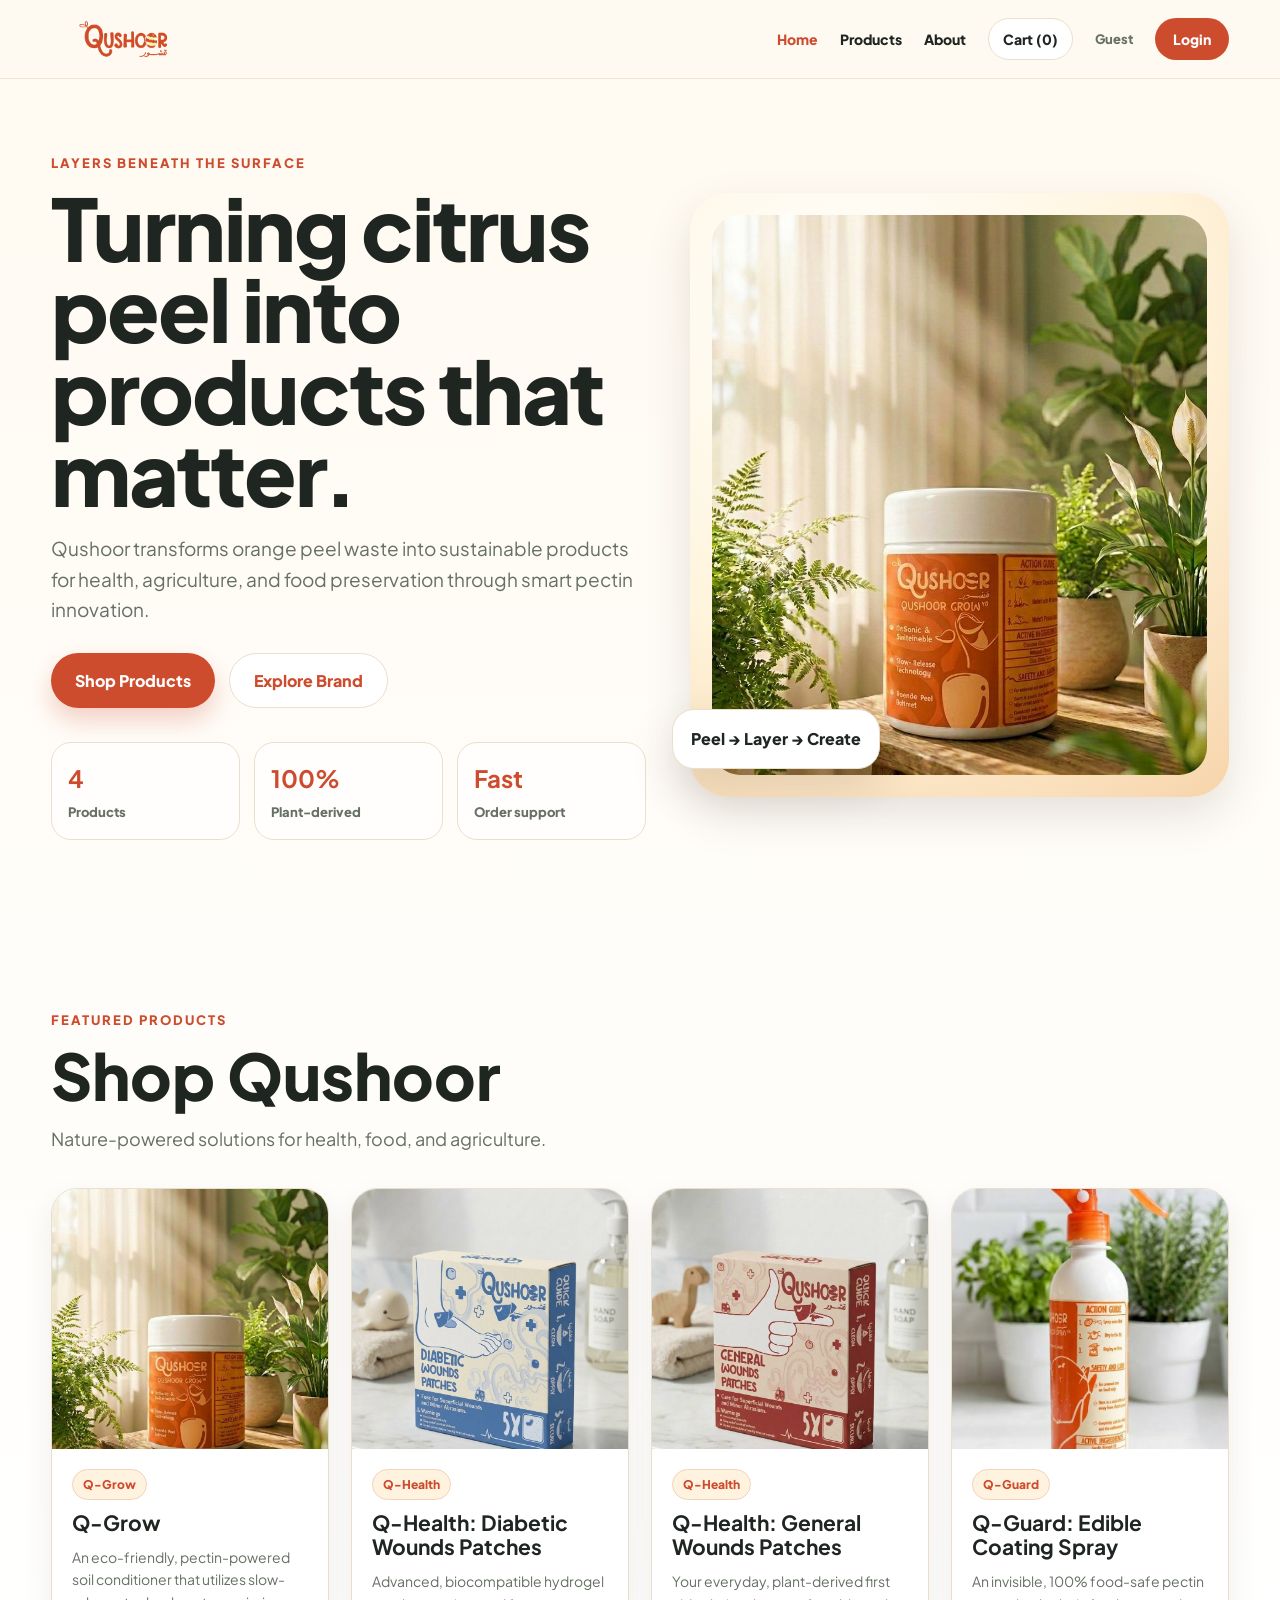
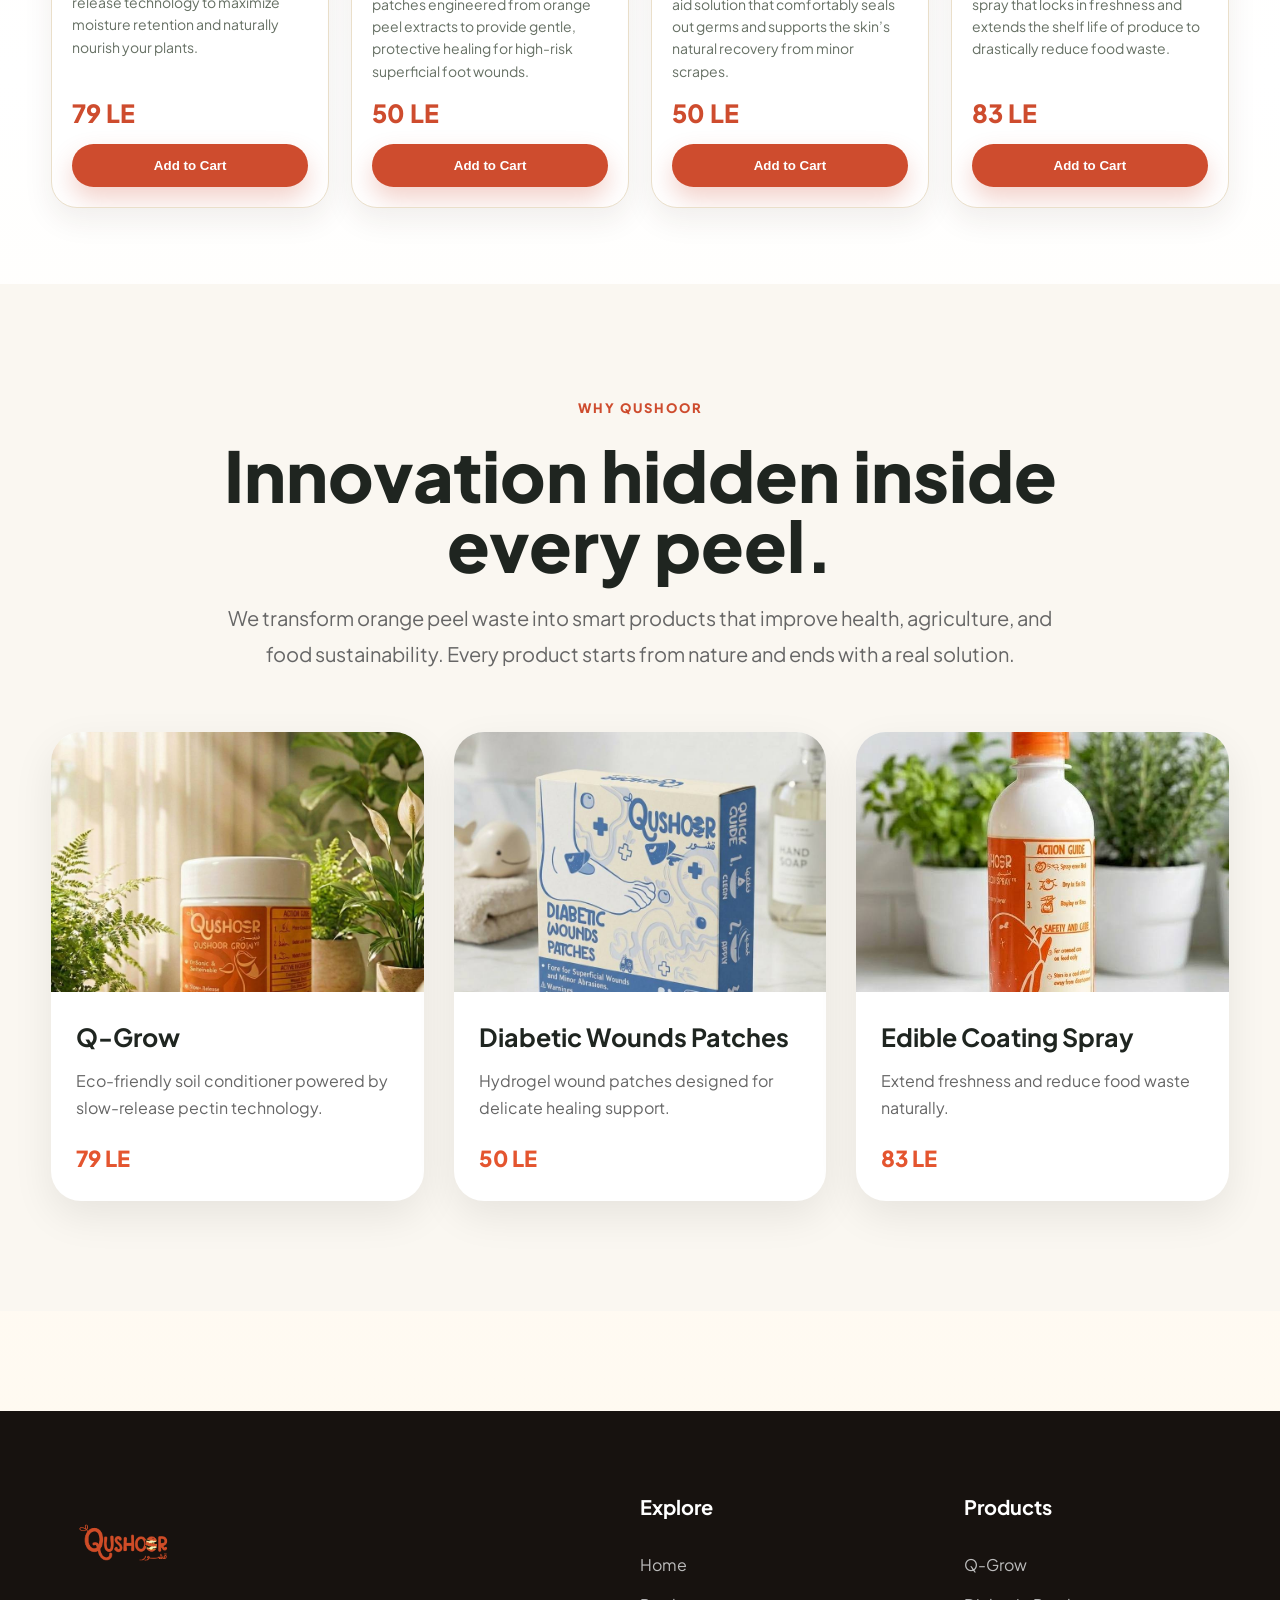
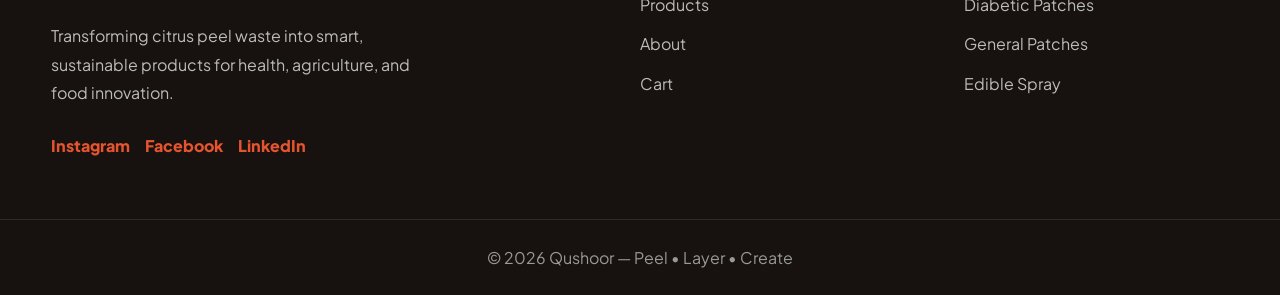
<file: index.html>
<!DOCTYPE html>
<html lang="en">
<head>
  <meta charset="UTF-8" />
  <meta name="viewport" content="width=device-width, initial-scale=1.0" />

  <title>Qushoor | Peel • Layer • Create</title>

  <link rel="preconnect" href="https://fonts.googleapis.com" />
  <link rel="preconnect" href="https://fonts.gstatic.com" crossorigin />

  <link href="https://fonts.googleapis.com/css2?family=Plus+Jakarta+Sans:wght@400;500;600;700;800;900&display=swap" rel="stylesheet" />

  <link rel="stylesheet" href="style.css" />
</head>

<body>

  <header class="header">
    <div class="container nav">

      <a class="brand" href="index.html" aria-label="Qushoor Home">
        <img src="assets/logo.png" alt="Qushoor Logo" />
      </a>

      <button class="menu-btn" id="menuBtn" aria-label="Open menu">
        ☰
      </button>

      <nav class="links" id="navLinks">
        <a data-page="index.html" href="index.html">Home</a>
        <a data-page="products.html" href="products.html">Products</a>
        <a data-page="about.html" href="about.html">About</a>

        <a data-page="cart.html" href="cart.html" class="cart-link">
          Cart (<span id="cartCount">0</span>)
        </a>

        <span class="user-chip" id="userChip">Guest</span>
        <a id="authLink" href="login.html">Login</a>
      </nav>

    </div>
  </header>

  <main>

    <section class="hero">
      <div class="container hero-grid">

        <div class="hero-text">
          <span class="mini">Layers beneath the surface</span>

          <h1>Turning citrus peel into products that matter.</h1>

          <p>
            Qushoor transforms orange peel waste into sustainable products for health,
            agriculture, and food preservation through smart pectin innovation.
          </p>

          <div class="hero-actions">
            <a href="products.html" class="btn">Shop Products</a>
            <a href="about.html" class="btn alt">Explore Brand</a>
          </div>

          <div class="trust-row">
            <div class="trust">
              <b>4</b>
              <span>Products</span>
            </div>

            <div class="trust">
              <b>100%</b>
              <span>Plant-derived</span>
            </div>

            <div class="trust">
              <b>Fast</b>
              <span>Order support</span>
            </div>
          </div>
        </div>

        <div class="hero-card">
          <img src="assets/q-grow.png" alt="Q-Grow Product" />
          <div class="float-card">Peel → Layer → Create</div>
        </div>

      </div>
    </section>

    <section class="section">
      <div class="container">
        <span class="mini">Featured Products</span>

        <h2 class="section-title">Shop Qushoor</h2>

        <p class="lead">
          Nature-powered solutions for health, food, and agriculture.
        </p>

        <div class="cards" id="productsGrid"></div>
      </div>
    </section>

    <section class="brand-story">
      <div class="container">

        <div class="story-top">
          <span class="mini">Why Qushoor</span>

          <h2>Innovation hidden inside every peel.</h2>

          <p>
            We transform orange peel waste into smart products that improve health,
            agriculture, and food sustainability. Every product starts from nature
            and ends with a real solution.
          </p>
        </div>

        <div class="story-cards">

          <article class="story-card">
            <img src="assets/q-grow.png" alt="Q-Grow" />

            <div class="story-content">
              <h3>Q-Grow</h3>
              <p>Eco-friendly soil conditioner powered by slow-release pectin technology.</p>
              <span>79 LE</span>
            </div>
          </article>

          <article class="story-card">
            <img src="assets/diabetic-patches.png" alt="Diabetic Wounds Patches" />

            <div class="story-content">
              <h3>Diabetic Wounds Patches</h3>
              <p>Hydrogel wound patches designed for delicate healing support.</p>
              <span>50 LE</span>
            </div>
          </article>

          <article class="story-card">
            <img src="assets/edible-spray.png" alt="Edible Coating Spray" />

            <div class="story-content">
              <h3>Edible Coating Spray</h3>
              <p>Extend freshness and reduce food waste naturally.</p>
              <span>83 LE</span>
            </div>
          </article>

        </div>

      </div>
    </section>

  </main>

  <footer class="footer">
    <div class="container footer-content">

      <div class="footer-brand">
        <img src="assets/logo.png" alt="Qushoor Logo" />

        <p>
          Transforming citrus peel waste into smart, sustainable products for
          health, agriculture, and food innovation.
        </p>

        <div class="socials">
          <a href="#">Instagram</a>
          <a href="#">Facebook</a>
          <a href="#">LinkedIn</a>
        </div>
      </div>

      <div class="footer-links">
        <h3>Explore</h3>
        <a href="index.html">Home</a>
        <a href="products.html">Products</a>
        <a href="about.html">About</a>
        <a href="cart.html">Cart</a>
      </div>

      <div class="footer-links">
        <h3>Products</h3>
        <a href="products.html">Q-Grow</a>
        <a href="products.html">Diabetic Patches</a>
        <a href="products.html">General Patches</a>
        <a href="products.html">Edible Spray</a>
      </div>

    </div>

    <div class="footer-bottom">
      <p>© 2026 Qushoor — Peel • Layer • Create</p>
    </div>
  </footer>

  <script src="script.js"></script>
</body>
</html>
</file>
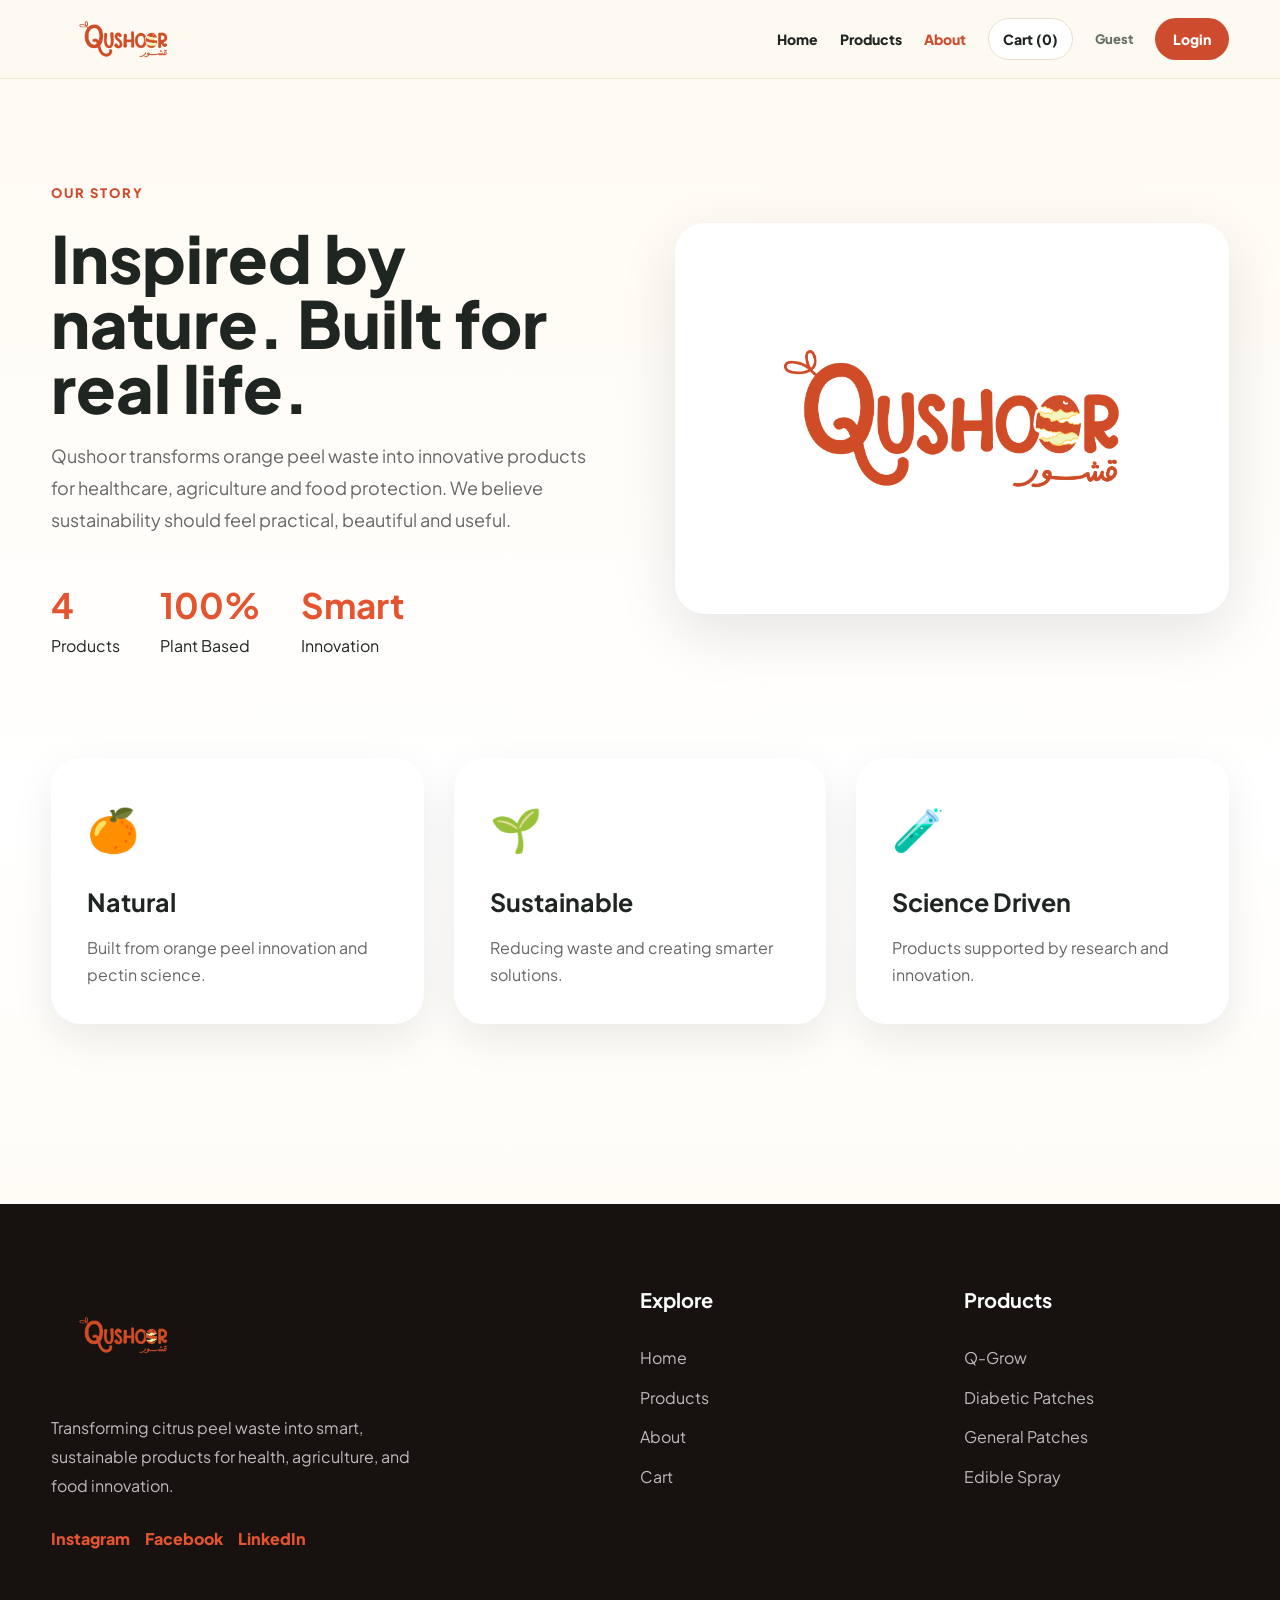
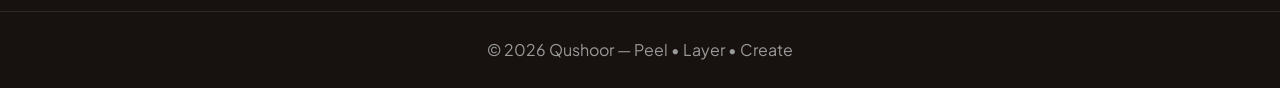
<file: about.html>
<!DOCTYPE html>
<html lang="en">

<head>
  <meta charset="UTF-8">
  <meta name="viewport" content="width=device-width, initial-scale=1.0">

  <title>About | Qushoor</title>

  <link rel="preconnect" href="https://fonts.googleapis.com">
  <link rel="preconnect" href="https://fonts.gstatic.com" crossorigin>

  <link href="https://fonts.googleapis.com/css2?family=Plus+Jakarta+Sans:wght@400;500;600;700;800;900&display=swap"
    rel="stylesheet">

  <link rel="stylesheet" href="style.css">
</head>

<body>

  <header class="header">

    <div class="container nav">

      <a class="brand" href="index.html">
        <img src="assets/logo.png" alt="Qushoor">
      </a>

      <button class="menu-btn" id="menuBtn">
        ☰
      </button>

      <nav class="links" id="navLinks">

        <a data-page="index.html" href="index.html">
          Home
        </a>

        <a data-page="products.html" href="products.html">
          Products
        </a>

        <a data-page="about.html" href="about.html">
          About
        </a>

        <a data-page="cart.html" href="cart.html" class="cart-link">
          Cart (<span id="cartCount">0</span>)
        </a>

        <span class="user-chip" id="userChip">
          Guest
        </span>

        <a id="authLink" href="login.html">
          Login
        </a>

      </nav>

    </div>

  </header>


  <section class="about-hero">

    <div class="container about-wrap">

      <div class="about-content">

        <span class="mini">
          OUR STORY
        </span>

        <h1>

          Inspired by nature. Built for real life.

        </h1>

        <p>

          Qushoor transforms orange peel waste into innovative products for healthcare, agriculture and food protection.

          We believe sustainability should feel practical, beautiful and useful.

        </p>


        <div class="about-stats">

          <div>

            <h2>4</h2>

            <span>Products</span>

          </div>


          <div>

            <h2>100%</h2>

            <span>Plant Based</span>

          </div>


          <div>

            <h2>Smart</h2>

            <span>Innovation</span>

          </div>

        </div>

      </div>



      <div class="about-image">

        <img src="assets/logo.png" alt="Brand Identity">

      </div>

    </div>

  </section>



  <section class="values">

    <div class="container">

      <div class="story-cards">


        <div class="story-card">

          <div class="emoji">

            🍊

          </div>

          <h3>

            Natural

          </h3>

          <p>

            Built from orange peel innovation and pectin science.

          </p>

        </div>



        <div class="story-card">

          <div class="emoji">

            🌱

          </div>

          <h3>

            Sustainable

          </h3>

          <p>

            Reducing waste and creating smarter solutions.

          </p>

        </div>



        <div class="story-card">

          <div class="emoji">

            🧪

          </div>

          <h3>

            Science Driven

          </h3>

          <p>

            Products supported by research and innovation.

          </p>

        </div>

      </div>

    </div>

  </section>


  <footer class="footer">
    <div class="container footer-content">

      <div class="footer-brand">
        <img src="assets/logo.png" alt="Qushoor Logo" />

        <p>
          Transforming citrus peel waste into smart, sustainable products for
          health, agriculture, and food innovation.
        </p>

        <div class="socials">
          <a href="#">Instagram</a>
          <a href="#">Facebook</a>
          <a href="#">LinkedIn</a>
        </div>
      </div>

      <div class="footer-links">
        <h3>Explore</h3>
        <a href="index.html">Home</a>
        <a href="products.html">Products</a>
        <a href="about.html">About</a>
        <a href="cart.html">Cart</a>
      </div>

      <div class="footer-links">
        <h3>Products</h3>
        <a href="products.html">Q-Grow</a>
        <a href="products.html">Diabetic Patches</a>
        <a href="products.html">General Patches</a>
        <a href="products.html">Edible Spray</a>
      </div>

    </div>

    <div class="footer-bottom">
      <p>© 2026 Qushoor — Peel • Layer • Create</p>
    </div>
  </footer>

  <script src="script.js"></script>

</body>

</html>
</file>
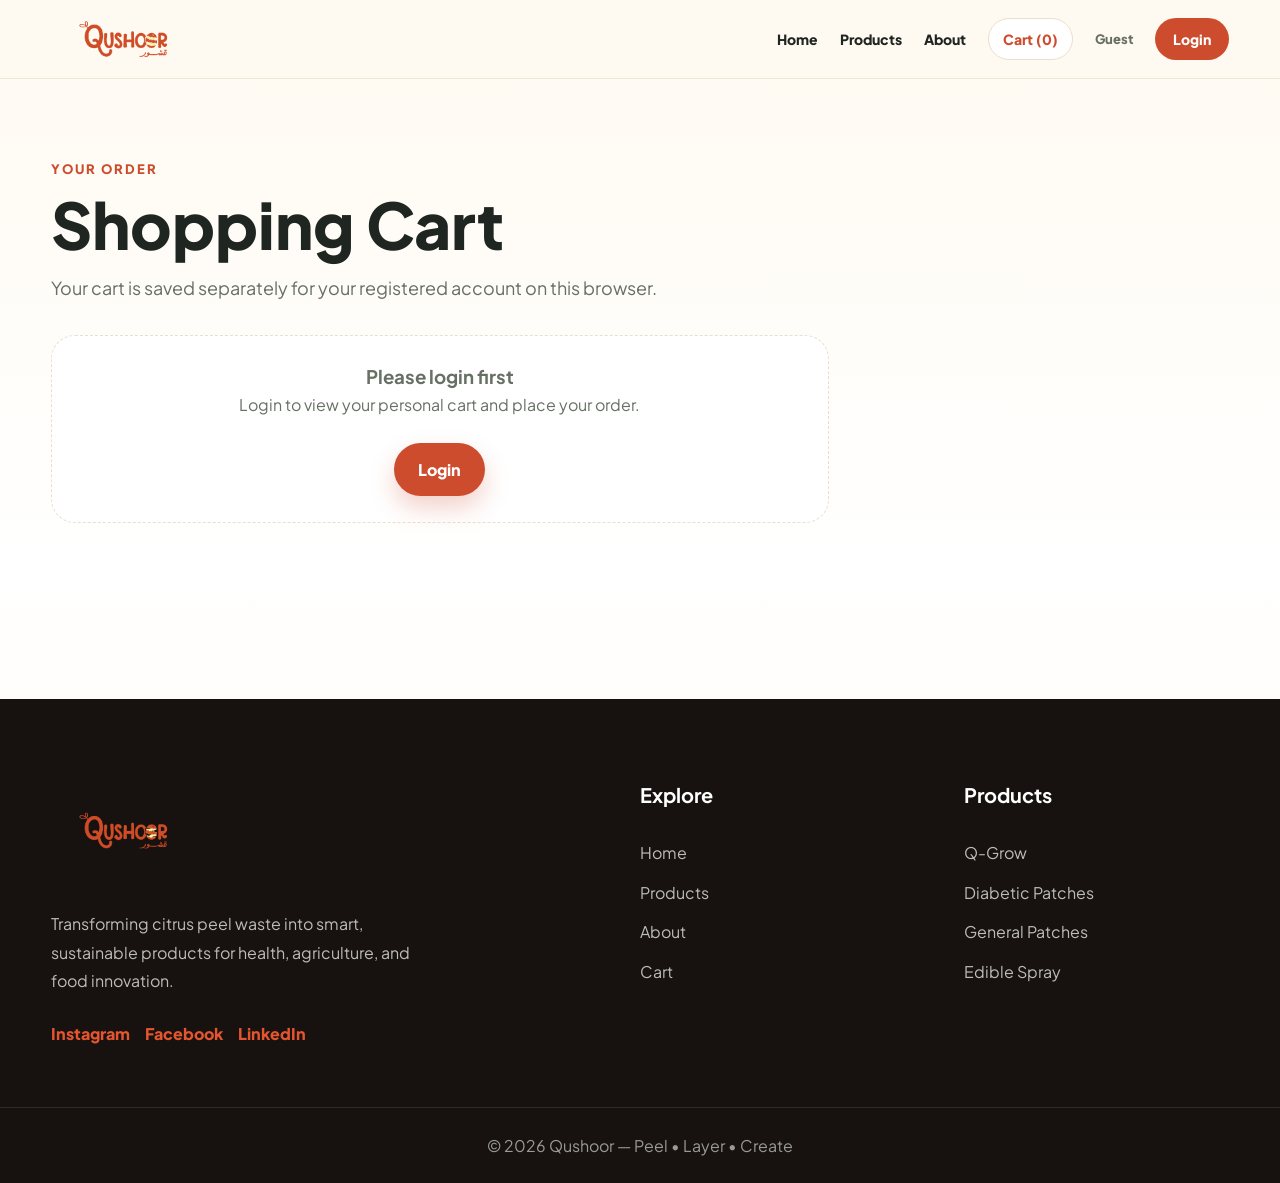
<file: cart.html>
<!DOCTYPE html>
<html lang="en">
<head>
  <title>Cart | Qushoor</title>
  <meta charset="UTF-8" />
  <meta name="viewport" content="width=device-width, initial-scale=1.0" />

  <link rel="preconnect" href="https://fonts.googleapis.com" />
  <link rel="preconnect" href="https://fonts.gstatic.com" crossorigin />

  <link href="https://fonts.googleapis.com/css2?family=Plus+Jakarta+Sans:wght@400;500;600;700;800;900&display=swap" rel="stylesheet" />

  <link rel="stylesheet" href="style.css" />
</head>

<body>

  <header class="header">
    <div class="container nav">

      <a class="brand" href="index.html" aria-label="Qushoor Home">
        <img src="assets/logo.png" alt="Qushoor Logo" />
      </a>

      <button class="menu-btn" id="menuBtn" aria-label="Open menu">☰</button>

      <nav class="links" id="navLinks">
        <a data-page="index.html" href="index.html">Home</a>
        <a data-page="products.html" href="products.html">Products</a>
        <a data-page="about.html" href="about.html">About</a>

        <a data-page="cart.html" href="cart.html" class="cart-link">
          Cart (<span id="cartCount">0</span>)
        </a>

        <span class="user-chip" id="userChip">Guest</span>
        <a id="authLink" href="login.html">Login</a>
      </nav>

    </div>
  </header>

  <main class="section">
    <div class="container">

      <span class="mini">Your Order</span>

      <h1 class="section-title">Shopping Cart</h1>

      <p class="lead">
        Your cart is saved separately for your registered account on this browser.
      </p>

      <div class="cart-layout">
        <div class="cart-items" id="cartItems"></div>
        <aside class="summary" id="cartSummary"></aside>
      </div>

    </div>
  </main>

  <footer class="footer">
    <div class="container footer-content">

      <div class="footer-brand">
        <img src="assets/logo.png" alt="Qushoor Logo" />

        <p>
          Transforming citrus peel waste into smart, sustainable products for
          health, agriculture, and food innovation.
        </p>

        <div class="socials">
          <a href="#">Instagram</a>
          <a href="#">Facebook</a>
          <a href="#">LinkedIn</a>
        </div>
      </div>

      <div class="footer-links">
        <h3>Explore</h3>
        <a href="index.html">Home</a>
        <a href="products.html">Products</a>
        <a href="about.html">About</a>
        <a href="cart.html">Cart</a>
      </div>

      <div class="footer-links">
        <h3>Products</h3>
        <a href="products.html">Q-Grow</a>
        <a href="products.html">Diabetic Patches</a>
        <a href="products.html">General Patches</a>
        <a href="products.html">Edible Spray</a>
      </div>

    </div>

    <div class="footer-bottom">
      <p>© 2026 Qushoor — Peel • Layer • Create</p>
    </div>
  </footer>

  <script src="script.js"></script>
</body>
</html>
</file>
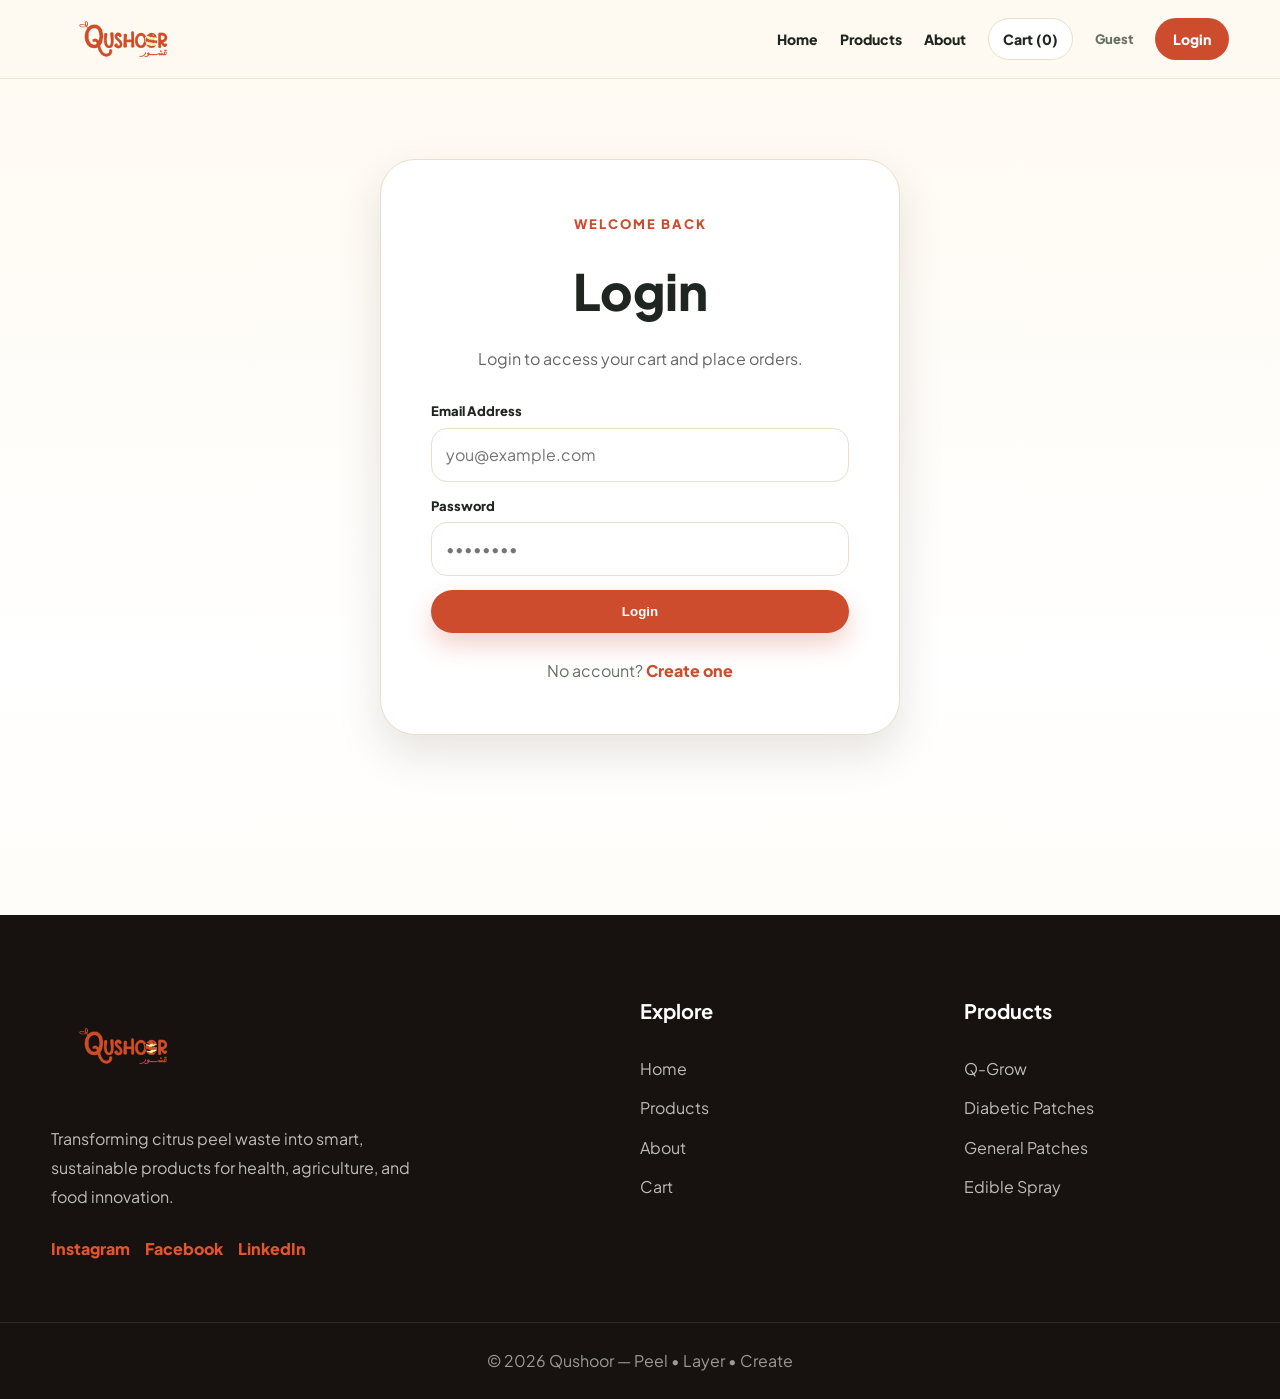
<file: checkout.html>
<!DOCTYPE html>
<html lang="en">
<head>
  <title>Checkout | Qushoor</title>
  <meta charset="UTF-8" />
  <meta name="viewport" content="width=device-width, initial-scale=1.0" />

  <link rel="preconnect" href="https://fonts.googleapis.com" />
  <link rel="preconnect" href="https://fonts.gstatic.com" crossorigin />

  <link href="https://fonts.googleapis.com/css2?family=Plus+Jakarta+Sans:wght@400;500;600;700;800;900&display=swap" rel="stylesheet" />

  <link rel="stylesheet" href="style.css" />
</head>

<body>

  <header class="header">
    <div class="container nav">

      <a class="brand" href="index.html" aria-label="Qushoor Home">
        <img src="assets/logo.png" alt="Qushoor Logo" />
      </a>

      <button class="menu-btn" id="menuBtn" aria-label="Open menu">☰</button>

      <nav class="links" id="navLinks">
        <a data-page="index.html" href="index.html">Home</a>
        <a data-page="products.html" href="products.html">Products</a>
        <a data-page="about.html" href="about.html">About</a>

        <a data-page="cart.html" href="cart.html" class="cart-link">
          Cart (<span id="cartCount">0</span>)
        </a>

        <span class="user-chip" id="userChip">Guest</span>
        <a id="authLink" href="login.html">Login</a>
      </nav>

    </div>
  </header>

  <main class="section">
    <div class="container">

      <span class="mini">Final Step</span>

      <h1 class="section-title">Checkout</h1>

      <p class="lead">
        Fill in your details. After placing the order, our team will contact you shortly to confirm it.
      </p>

      <div class="checkout-grid" id="checkoutGrid">

        <div class="checkout-summary-card">
          <h3>Order Summary</h3>
          <div class="checkout-list" id="checkoutList"></div>
        </div>

        <form class="form panel" id="checkoutForm">

          <div class="field">
            <label>Full Name</label>
            <input id="customerName" required placeholder="Your full name" />
          </div>

          <div class="field">
            <label>Mobile Number</label>
            <input id="phone" required placeholder="01XXXXXXXXX" />
          </div>

          <div class="field">
            <label>City / Governorate</label>
            <input id="city" required placeholder="Cairo, Giza, Alexandria..." />
          </div>

          <div class="field">
            <label>Full Address</label>
            <textarea id="address" required placeholder="Street, building, floor, apartment..."></textarea>
          </div>

          <div class="field">
            <label>Notes</label>
            <textarea id="notes" placeholder="Any extra details"></textarea>
          </div>

          <button class="btn block" type="submit">Place Order</button>

        </form>

      </div>

      <div class="success-box" id="successBox"></div>

    </div>
  </main>

  <footer class="footer">
    <div class="container footer-content">

      <div class="footer-brand">
        <img src="assets/logo.png" alt="Qushoor Logo" />

        <p>
          Transforming citrus peel waste into smart, sustainable products for
          health, agriculture, and food innovation.
        </p>

        <div class="socials">
          <a href="#">Instagram</a>
          <a href="#">Facebook</a>
          <a href="#">LinkedIn</a>
        </div>
      </div>

      <div class="footer-links">
        <h3>Explore</h3>
        <a href="index.html">Home</a>
        <a href="products.html">Products</a>
        <a href="about.html">About</a>
        <a href="cart.html">Cart</a>
      </div>

      <div class="footer-links">
        <h3>Products</h3>
        <a href="products.html">Q-Grow</a>
        <a href="products.html">Diabetic Patches</a>
        <a href="products.html">General Patches</a>
        <a href="products.html">Edible Spray</a>
      </div>

    </div>

    <div class="footer-bottom">
      <p>© 2026 Qushoor — Peel • Layer • Create</p>
    </div>
  </footer>

  <script src="script.js"></script>
</body>
</html>
</file>
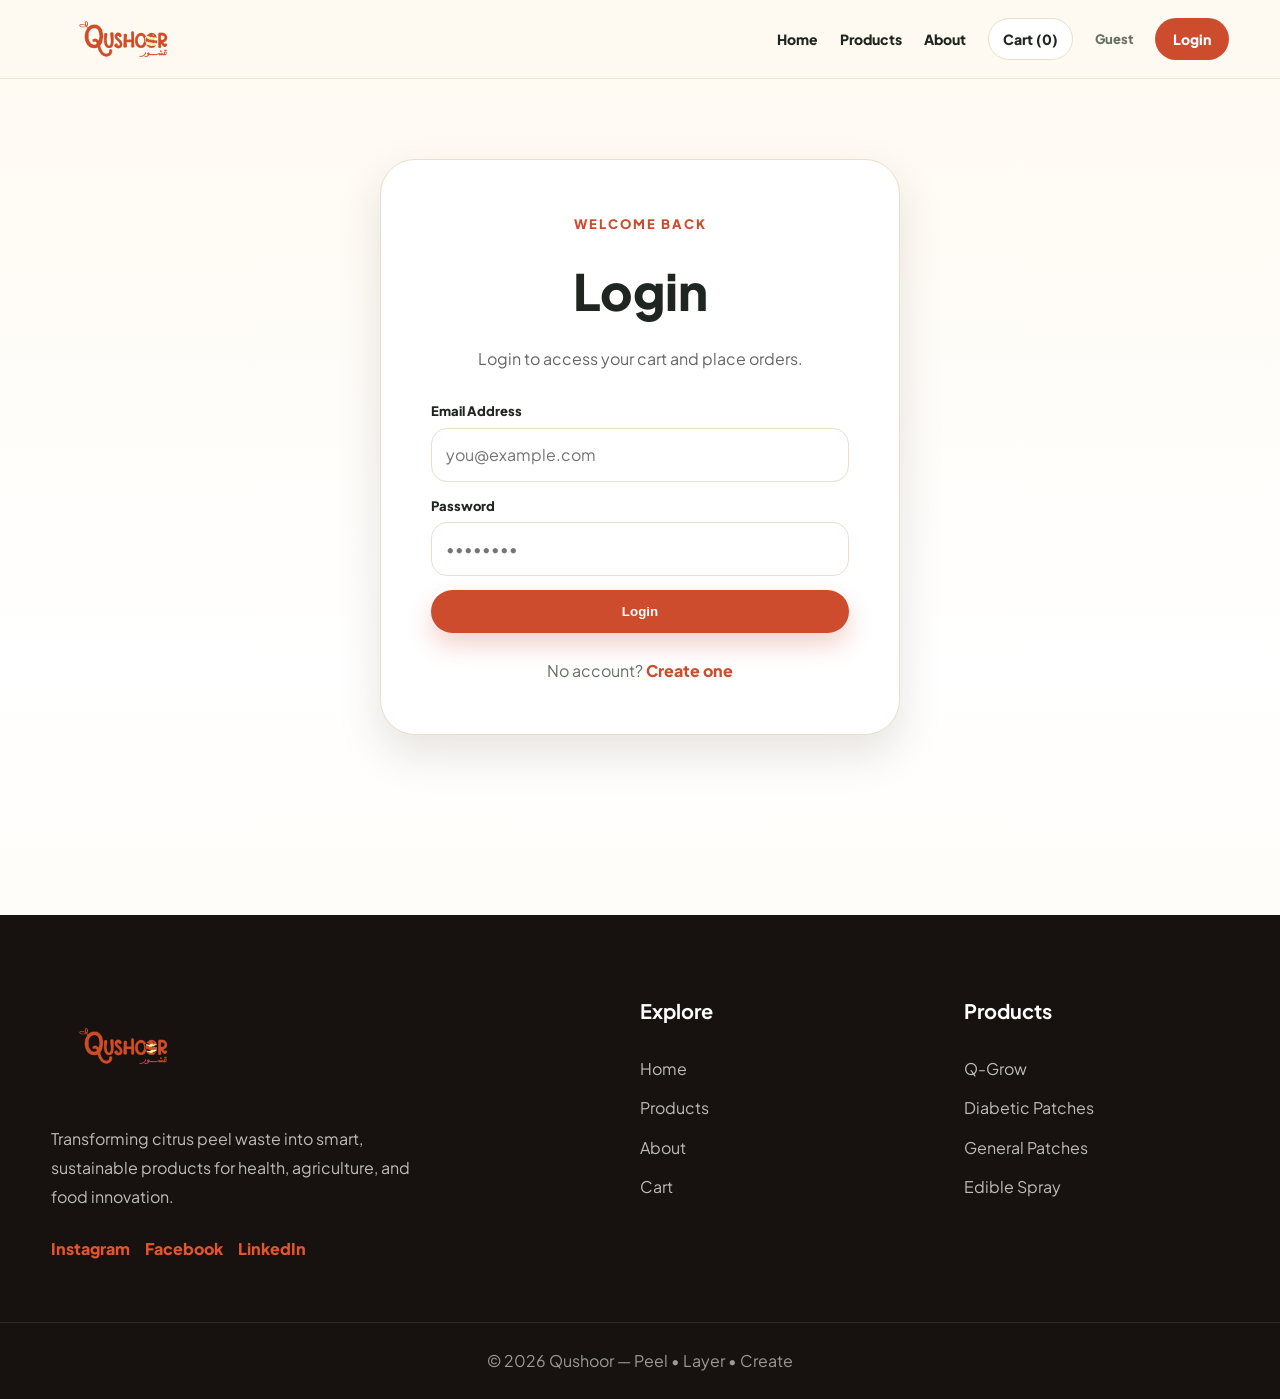
<file: login.html>
<!DOCTYPE html>
<html lang="en">

<head>
  <meta charset="UTF-8">
  <meta name="viewport" content="width=device-width, initial-scale=1.0">

  <title>Login | Qushoor</title>

  <link rel="preconnect" href="https://fonts.googleapis.com">
  <link rel="preconnect" href="https://fonts.gstatic.com" crossorigin>

  <link href="https://fonts.googleapis.com/css2?family=Plus+Jakarta+Sans:wght@400;500;600;700;800;900&display=swap"
    rel="stylesheet">

  <link rel="stylesheet" href="style.css">
</head>

<body>

  <header class="header">

    <div class="container nav">

      <a class="brand" href="index.html">

        <img src="assets/logo.png" alt="Qushoor">

      </a>

      <button class="menu-btn" id="menuBtn">

        ☰

      </button>

      <nav class="links" id="navLinks">

        <a data-page="index.html" href="index.html">
          Home
        </a>

        <a data-page="products.html" href="products.html">
          Products
        </a>

        <a data-page="about.html" href="about.html">
          About
        </a>

        <a data-page="cart.html" href="cart.html" class="cart-link">
          Cart (<span id="cartCount">0</span>)
        </a>

        <span class="user-chip" id="userChip">
          Guest
        </span>

        <a id="authLink" href="login.html">
          Login
        </a>

      </nav>

    </div>

  </header>


  <main class="auth-page">

    <div class="container">

      <div class="auth-box">

        <span class="mini">

          WELCOME BACK

        </span>

        <h1>

          Login

        </h1>

        <p>

          Login to access your cart and place orders.

        </p>


        <div id="formAlert" class="alert"></div>


        <form id="loginForm" class="form">

          <div class="field">

            <label>Email Address</label>

            <input id="loginEmail" type="email" required placeholder="you@example.com">

          </div>


          <div class="field">

            <label>Password</label>

            <input id="loginPass" type="password" required placeholder="••••••••">

          </div>


          <button class="btn block" type="submit">

            Login

          </button>

        </form>


        <div class="switch-text">

          No account?

          <a href="register.html">

            Create one

          </a>

        </div>


      </div>

    </div>

  </main>



  <footer class="footer">
    <div class="container footer-content">

      <div class="footer-brand">
        <img src="assets/logo.png" alt="Qushoor Logo" />

        <p>
          Transforming citrus peel waste into smart, sustainable products for
          health, agriculture, and food innovation.
        </p>

        <div class="socials">
          <a href="#">Instagram</a>
          <a href="#">Facebook</a>
          <a href="#">LinkedIn</a>
        </div>
      </div>

      <div class="footer-links">
        <h3>Explore</h3>
        <a href="index.html">Home</a>
        <a href="products.html">Products</a>
        <a href="about.html">About</a>
        <a href="cart.html">Cart</a>
      </div>

      <div class="footer-links">
        <h3>Products</h3>
        <a href="products.html">Q-Grow</a>
        <a href="products.html">Diabetic Patches</a>
        <a href="products.html">General Patches</a>
        <a href="products.html">Edible Spray</a>
      </div>

    </div>

    <div class="footer-bottom">
      <p>© 2026 Qushoor — Peel • Layer • Create</p>
    </div>
  </footer>

  <script src="script.js"></script>

</body>

</html>
</file>
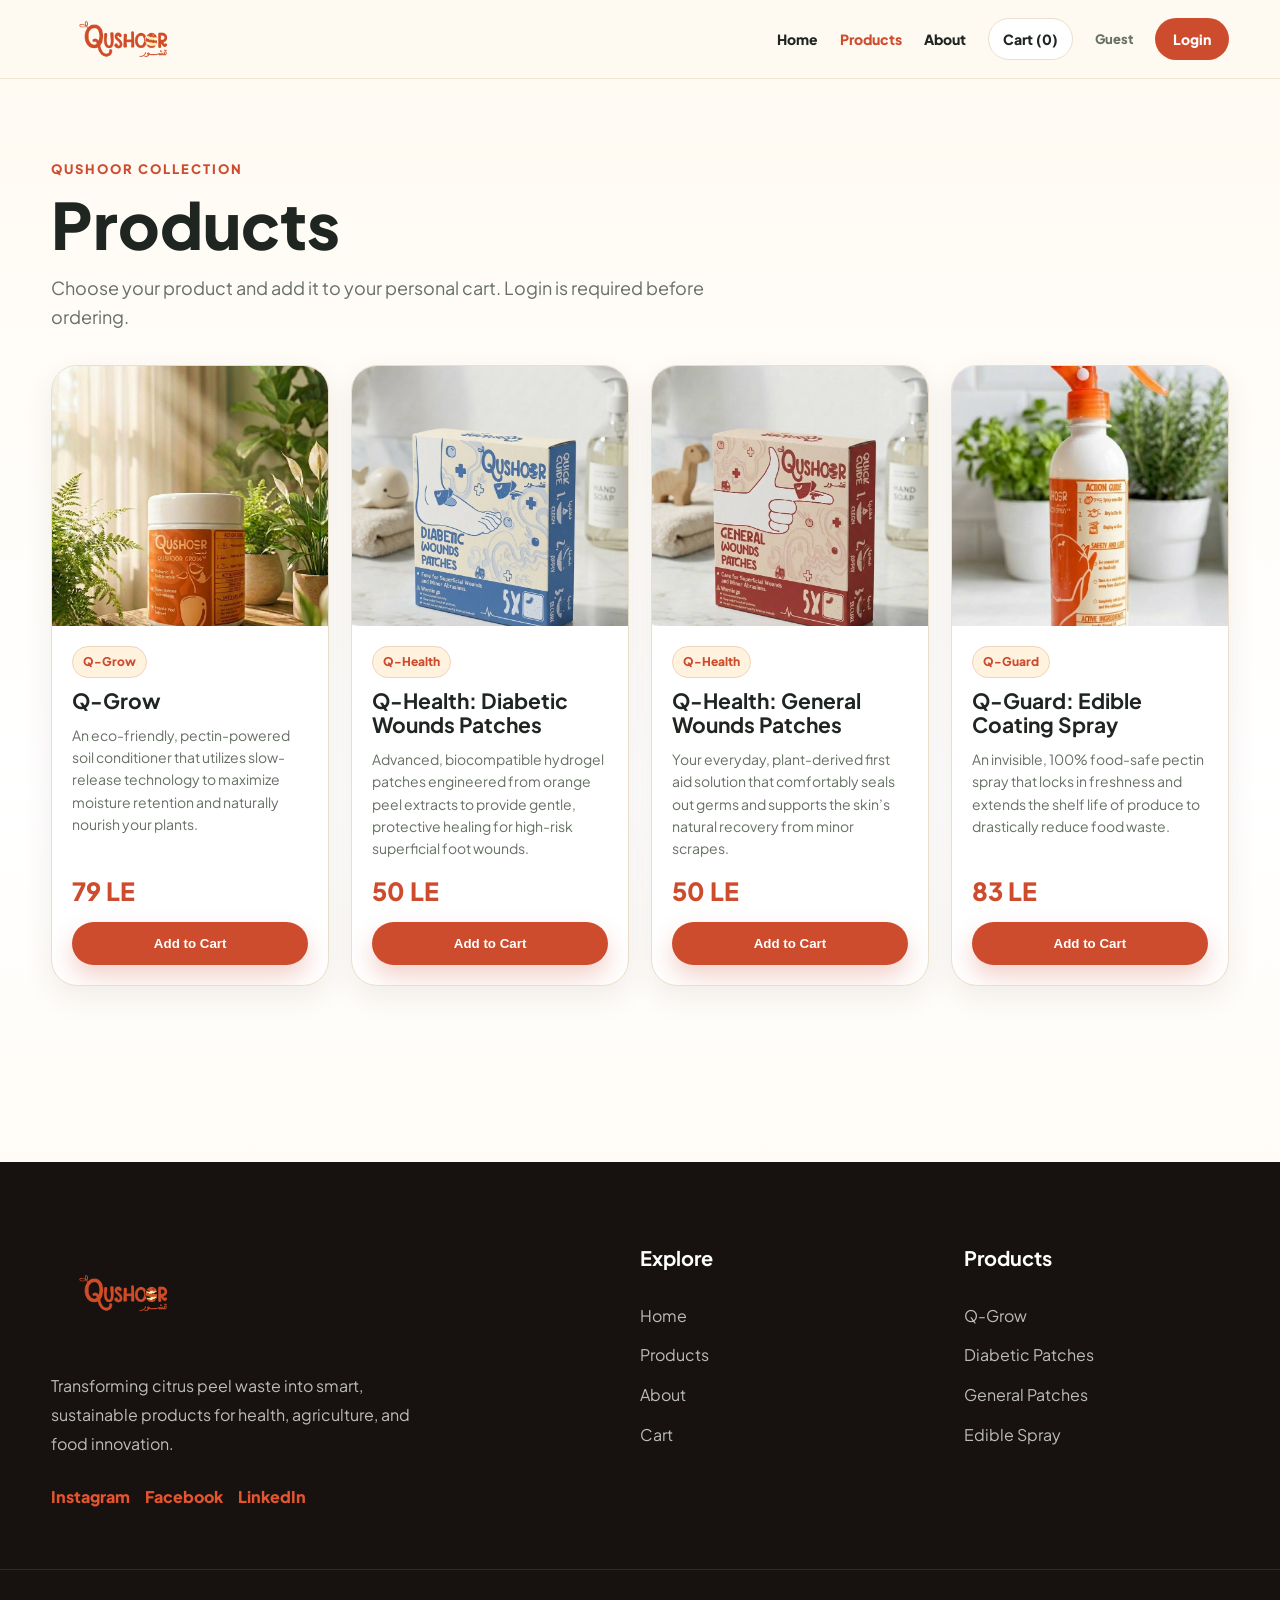
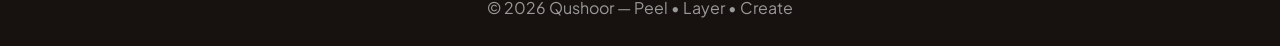
<file: products.html>
<!DOCTYPE html>
<html lang="en">
<head>
  <title>Products | Qushoor</title>
  <meta charset="UTF-8" />
  <meta name="viewport" content="width=device-width, initial-scale=1.0" />

  <link rel="preconnect" href="https://fonts.googleapis.com" />
  <link rel="preconnect" href="https://fonts.gstatic.com" crossorigin />

  <link href="https://fonts.googleapis.com/css2?family=Plus+Jakarta+Sans:wght@400;500;600;700;800;900&display=swap" rel="stylesheet" />

  <link rel="stylesheet" href="style.css" />
</head>

<body>

  <header class="header">
    <div class="container nav">

      <a class="brand" href="index.html" aria-label="Qushoor Home">
        <img src="assets/logo.png" alt="Qushoor Logo" />
      </a>

      <button class="menu-btn" id="menuBtn" aria-label="Open menu">
        ☰
      </button>

      <nav class="links" id="navLinks">
        <a data-page="index.html" href="index.html">Home</a>
        <a data-page="products.html" href="products.html">Products</a>
        <a data-page="about.html" href="about.html">About</a>

        <a data-page="cart.html" href="cart.html" class="cart-link">
          Cart (<span id="cartCount">0</span>)
        </a>

        <span class="user-chip" id="userChip">Guest</span>
        <a id="authLink" href="login.html">Login</a>
      </nav>

    </div>
  </header>

  <main class="section">
    <div class="container">

      <span class="mini">Qushoor Collection</span>

      <h1 class="section-title">Products</h1>

      <p class="lead">
        Choose your product and add it to your personal cart. Login is required before ordering.
      </p>

      <div class="cards" id="productsGrid"></div>

    </div>
  </main>

  <footer class="footer">
    <div class="container footer-content">

      <div class="footer-brand">
        <img src="assets/logo.png" alt="Qushoor Logo" />

        <p>
          Transforming citrus peel waste into smart, sustainable products for
          health, agriculture, and food innovation.
        </p>

        <div class="socials">
          <a href="#">Instagram</a>
          <a href="#">Facebook</a>
          <a href="#">LinkedIn</a>
        </div>
      </div>

      <div class="footer-links">
        <h3>Explore</h3>
        <a href="index.html">Home</a>
        <a href="products.html">Products</a>
        <a href="about.html">About</a>
        <a href="cart.html">Cart</a>
      </div>

      <div class="footer-links">
        <h3>Products</h3>
        <a href="products.html">Q-Grow</a>
        <a href="products.html">Diabetic Patches</a>
        <a href="products.html">General Patches</a>
        <a href="products.html">Edible Spray</a>
      </div>

    </div>

    <div class="footer-bottom">
      <p>© 2026 Qushoor — Peel • Layer • Create</p>
    </div>
  </footer>

  <script src="script.js"></script>
</body>
</html>
</file>
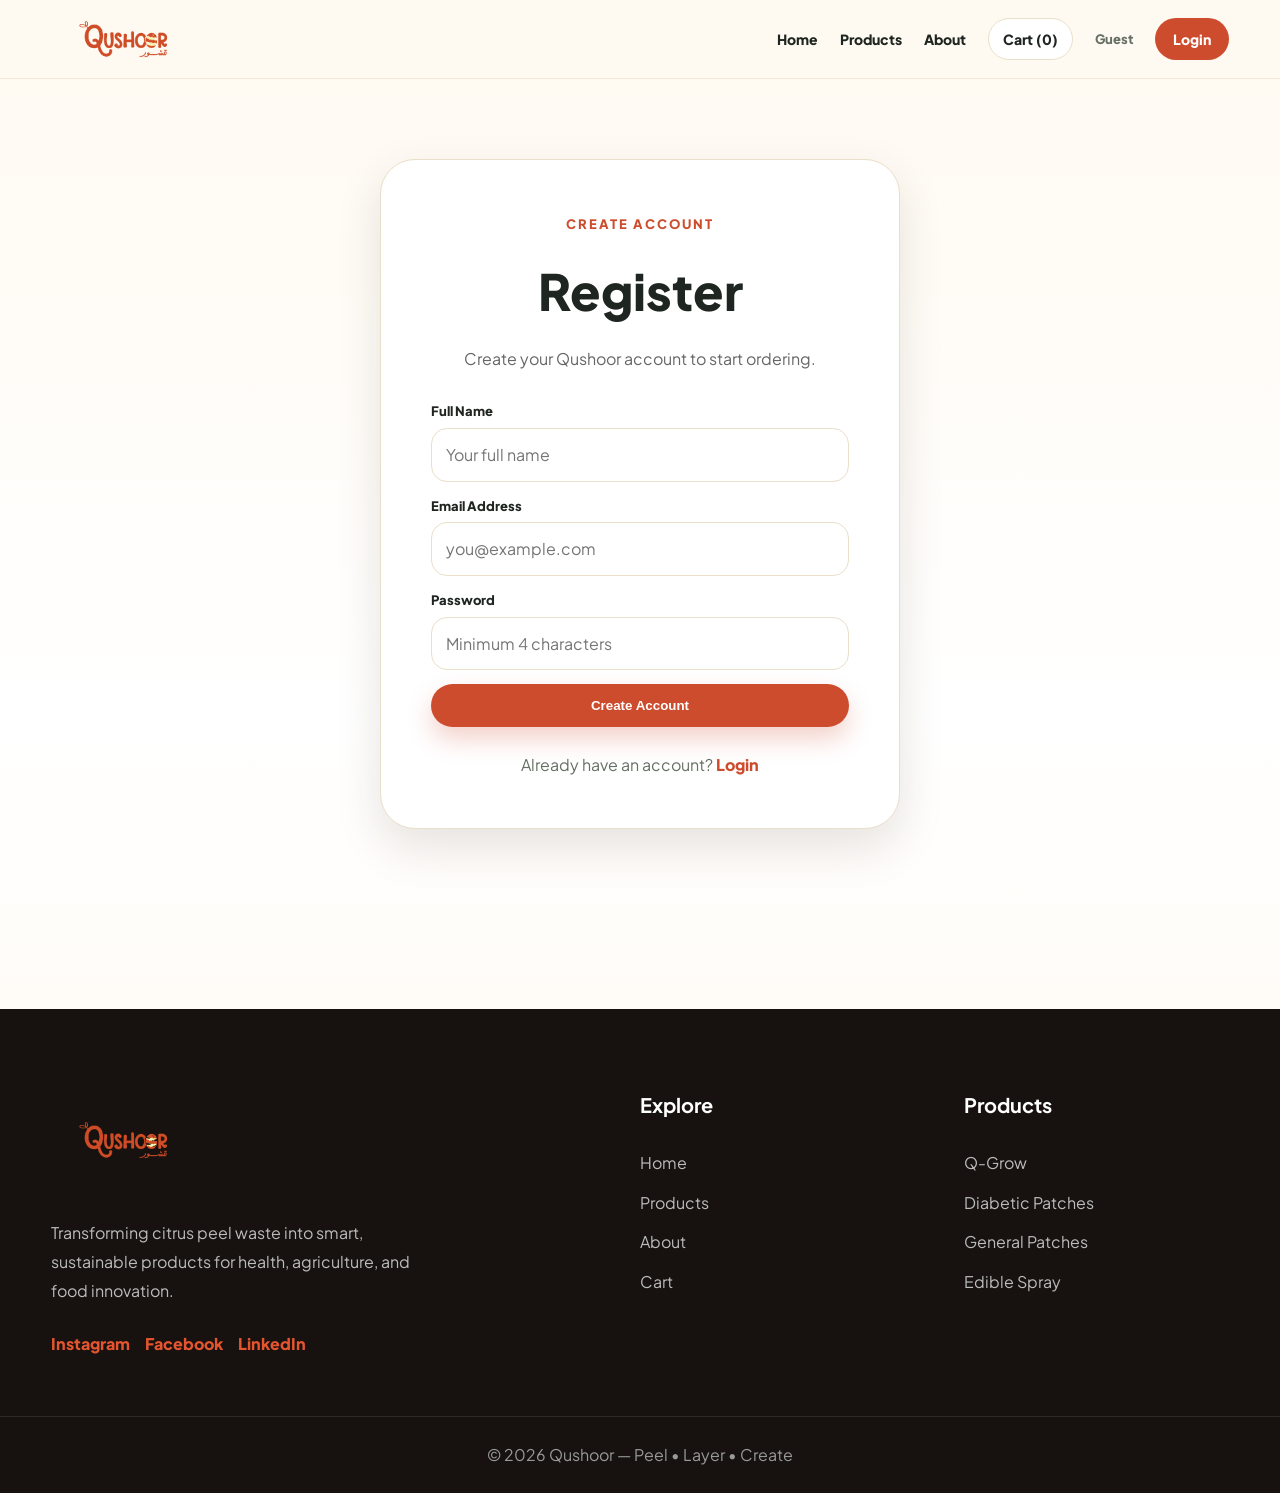
<file: register.html>
<!DOCTYPE html>
<html lang="en">

<head>
  <meta charset="UTF-8">
  <meta name="viewport" content="width=device-width, initial-scale=1.0">

  <title>Register | Qushoor</title>

  <link rel="preconnect" href="https://fonts.googleapis.com">
  <link rel="preconnect" href="https://fonts.gstatic.com" crossorigin>

  <link href="https://fonts.googleapis.com/css2?family=Plus+Jakarta+Sans:wght@400;500;600;700;800;900&display=swap"
    rel="stylesheet">

  <link rel="stylesheet" href="style.css">

</head>

<body>

  <header class="header">

    <div class="container nav">

      <a class="brand" href="index.html">

        <img src="assets/logo.png" alt="Qushoor">

      </a>

      <button class="menu-btn" id="menuBtn">

        ☰

      </button>

      <nav class="links" id="navLinks">

        <a data-page="index.html" href="index.html">
          Home
        </a>

        <a data-page="products.html" href="products.html">
          Products
        </a>

        <a data-page="about.html" href="about.html">
          About
        </a>

        <a data-page="cart.html" href="cart.html" class="cart-link">
          Cart (<span id="cartCount">0</span>)
        </a>

        <span class="user-chip" id="userChip">
          Guest
        </span>

        <a id="authLink" href="login.html">
          Login
        </a>

      </nav>

    </div>

  </header>



  <main class="auth-page">

    <div class="container">

      <div class="auth-box">

        <span class="mini">

          CREATE ACCOUNT

        </span>

        <h1>

          Register

        </h1>

        <p>

          Create your Qushoor account to start ordering.

        </p>

        <div id="formAlert" class="alert"></div>


        <form class="form" id="registerForm">

          <div class="field">

            <label>Full Name</label>

            <input id="regName" type="text" required placeholder="Your full name">

          </div>


          <div class="field">

            <label>Email Address</label>

            <input id="regEmail" type="email" required placeholder="you@example.com">

          </div>


          <div class="field">

            <label>Password</label>

            <input id="regPass" type="password" minlength="4" required placeholder="Minimum 4 characters">

          </div>


          <button class="btn block" type="submit">

            Create Account

          </button>

        </form>


        <div class="switch-text">

          Already have an account?

          <a href="login.html">

            Login

          </a>

        </div>

      </div>

    </div>

  </main>



  <footer class="footer">
    <div class="container footer-content">

      <div class="footer-brand">
        <img src="assets/logo.png" alt="Qushoor Logo" />

        <p>
          Transforming citrus peel waste into smart, sustainable products for
          health, agriculture, and food innovation.
        </p>

        <div class="socials">
          <a href="#">Instagram</a>
          <a href="#">Facebook</a>
          <a href="#">LinkedIn</a>
        </div>
      </div>

      <div class="footer-links">
        <h3>Explore</h3>
        <a href="index.html">Home</a>
        <a href="products.html">Products</a>
        <a href="about.html">About</a>
        <a href="cart.html">Cart</a>
      </div>

      <div class="footer-links">
        <h3>Products</h3>
        <a href="products.html">Q-Grow</a>
        <a href="products.html">Diabetic Patches</a>
        <a href="products.html">General Patches</a>
        <a href="products.html">Edible Spray</a>
      </div>

    </div>

    <div class="footer-bottom">
      <p>© 2026 Qushoor — Peel • Layer • Create</p>
    </div>
  </footer>

  <script src="script.js"></script>

</body>

</html>
</file>
<file: style.css>
:root {
  --orange: #ce4c2e;
  --orange2: #e4552f;
  --cream: #fff8ea;
  --dark: #1f2520;
  --muted: #667064;
  --line: #eadfca;
  --white: #ffffff;
  --shadow: 0 18px 45px rgba(61, 42, 25, 0.13);
  --radius: 26px;
}

* {
  box-sizing: border-box;
  margin: 0;
  padding: 0;
}

html {
  scroll-behavior: smooth;
}

body {
  font-family: "Plus Jakarta Sans", Arial, sans-serif;
  background: linear-gradient(180deg, #fffaf1, #ffffff 48%, #fff8ec);
  color: var(--dark);
  line-height: 1.6;
}

a {
  text-decoration: none;
  color: inherit;
}

img {
  max-width: 100%;
  display: block;
}

.container {
  width: min(1180px, 92%);
  margin: auto;
}

.section {
  padding: 76px 0;
}

.mini {
  font-size: 13px;
  letter-spacing: 2px;
  text-transform: uppercase;
  color: var(--orange);
  font-weight: 900;
}

.section-title {
  font-size: clamp(36px, 5vw, 64px);
  line-height: 1.05;
  margin: 10px 0 16px;
  font-weight: 900;
}

.lead {
  color: var(--muted);
  font-size: 18px;
  max-width: 720px;
}

.btn {
  border: 0;
  border-radius: 999px;
  padding: 14px 24px;
  font-weight: 900;
  cursor: pointer;
  display: inline-flex;
  align-items: center;
  justify-content: center;
  transition: 0.25s;
  background: var(--orange);
  color: white;
  box-shadow: 0 12px 24px rgba(206, 76, 46, 0.25);
}

.btn:hover {
  transform: translateY(-2px);
}

.btn.alt {
  background: white;
  color: var(--orange);
  border: 1px solid var(--line);
  box-shadow: none;
}

.btn.block {
  width: 100%;
}

/* HEADER */

.header {
  position: sticky;
  top: 0;
  z-index: 999;
  background: rgba(255, 250, 241, 0.94);
  backdrop-filter: blur(18px);
  border-bottom: 1px solid rgba(234, 223, 202, 0.75);
}

.nav {
  height: 78px;
  display: flex;
  align-items: center;
  justify-content: space-between;
}

.brand {
  display: flex;
  align-items: center;
  background: transparent;
  padding: 0;
  box-shadow: none;
  border-radius: 0;
}

.brand img {
  width: 145px;
  height: auto;
  transition: 0.3s;
}

.brand:hover img {
  transform: scale(1.04);
}

.links {
  display: flex;
  align-items: center;
  gap: 22px;
  font-weight: 900;
  font-size: 14px;
}

.links a:hover,
.links a.active {
  color: var(--orange);
}

.cart-link {
  background: white;
  border: 1px solid var(--line);
  padding: 9px 14px;
  border-radius: 999px;
}

.user-chip {
  font-size: 13px;
  color: var(--muted);
  font-weight: 900;
}

#authLink {
  background: var(--orange);
  color: white;
  padding: 10px 18px;
  border-radius: 999px;
}

.menu-btn {
  display: none;
  background: white;
  border: 1px solid var(--line);
  border-radius: 14px;
  padding: 9px 12px;
  font-size: 22px;
  cursor: pointer;
}

/* HERO */

.hero {
  padding: 70px 0 90px;
  overflow: hidden;
}

.hero-grid {
  display: grid;
  grid-template-columns: 1.05fr 0.95fr;
  gap: 44px;
  align-items: center;
}

.hero h1 {
  font-size: clamp(44px, 7vw, 86px);
  line-height: 0.95;
  letter-spacing: -2px;
  margin: 12px 0 20px;
  font-weight: 900;
}

.hero p {
  font-size: 19px;
  color: var(--muted);
  max-width: 620px;
}

.hero-actions {
  display: flex;
  gap: 14px;
  margin-top: 28px;
  flex-wrap: wrap;
}

.hero-card {
  position: relative;
  border-radius: 38px;
  padding: 22px;
  background: radial-gradient(circle at 30% 20%, #fff, #fff4dc 55%, #f7d4aa);
  box-shadow: var(--shadow);
}

.hero-card img {
  border-radius: 28px;
  height: 560px;
  width: 100%;
  object-fit: cover;
}

.float-card {
  position: absolute;
  left: -18px;
  bottom: 28px;
  background: white;
  border: 1px solid var(--line);
  border-radius: 22px;
  padding: 16px 18px;
  box-shadow: var(--shadow);
  font-weight: 900;
}

.trust-row {
  display: grid;
  grid-template-columns: repeat(3, 1fr);
  gap: 14px;
  margin-top: 34px;
}

.trust {
  padding: 16px;
  border: 1px solid var(--line);
  border-radius: 20px;
  background: rgba(255, 255, 255, 0.75);
}

.trust b {
  display: block;
  color: var(--orange);
  font-size: 24px;
}

.trust span {
  font-size: 13px;
  color: var(--muted);
  font-weight: 800;
}

/* PRODUCTS */

.cards {
  display: grid;
  grid-template-columns: repeat(4, 1fr);
  gap: 22px;
  margin-top: 34px;
}

.card {
  background: white;
  border: 1px solid var(--line);
  border-radius: var(--radius);
  overflow: hidden;
  box-shadow: 0 12px 30px rgba(61, 42, 25, 0.08);
  display: flex;
  flex-direction: column;
}

.card-img {
  height: 260px;
  object-fit: cover;
  width: 100%;
  background: #f6eddb;
}

.card-body {
  padding: 20px;
  display: flex;
  flex-direction: column;
  gap: 11px;
  flex: 1;
}

.tag {
  width: max-content;
  background: #fff2df;
  color: var(--orange);
  border: 1px solid #f0d4bb;
  border-radius: 999px;
  padding: 5px 10px;
  font-size: 12px;
  font-weight: 900;
}

.card h3 {
  font-size: 21px;
  line-height: 1.15;
}

.card p {
  color: var(--muted);
  font-size: 14px;
  flex: 1;
}

.price {
  font-size: 25px;
  font-weight: 900;
  color: var(--orange);
}

/* STORY */

.brand-story {
  padding: 110px 0;
  background: #faf7f1;
}

.story-top {
  max-width: 850px;
  margin: auto;
  text-align: center;
  margin-bottom: 60px;
}

.story-top h2 {
  font-size: clamp(42px, 6vw, 70px);
  line-height: 1;
  font-weight: 900;
  margin: 20px 0;
}

.story-top p {
  font-size: 20px;
  color: #666;
  line-height: 1.8;
}

.story-cards {
  display: grid;
  grid-template-columns: repeat(3, 1fr);
  gap: 30px;
}

.story-card {
  background: white;
  border-radius: 30px;
  overflow: hidden;
  box-shadow: 0 15px 40px rgba(0, 0, 0, 0.08);
  transition: 0.35s;
  padding: 0;
}

.story-card:hover {
  transform: translateY(-8px);
}

.story-card img {
  width: 100%;
  height: 260px;
  object-fit: cover;
}

.story-content {
  padding: 25px;
}

.story-content h3,
.story-card h3 {
  font-size: 25px;
  margin-bottom: 10px;
}

.story-content p,
.story-card p {
  color: #666;
  line-height: 1.7;
  margin-bottom: 20px;
}

.story-content span {
  font-size: 22px;
  font-weight: 900;
  color: var(--orange2);
}

/* ABOUT */

.about-wrap {
  display: grid;
  grid-template-columns: 1fr 1fr;
  align-items: center;
  gap: 70px;
  padding: 100px 0;
}

.about-content h1 {
  font-size: clamp(42px, 6vw, 65px);
  line-height: 1;
  margin: 20px 0;
  font-weight: 900;
}

.about-content p {
  font-size: 18px;
  line-height: 1.8;
  color: #666;
}

.about-image img {
  width: 100%;
  border-radius: 30px;
  box-shadow: 0 20px 60px rgba(0, 0, 0, 0.1);
  background: white;
}

.about-stats {
  display: flex;
  gap: 40px;
  margin-top: 40px;
}

.about-stats h2 {
  color: var(--orange2);
  font-size: 35px;
}

.values {
  padding-bottom: 80px;
}

.values .story-card {
  padding: 36px;
}

.values .story-card .emoji {
  margin: 0 0 20px 0;
}

.emoji {
  font-size: 42px;
}

.values .story-card h3 {
  margin-bottom: 12px;
}

.values .story-card p {
  margin-bottom: 0;
}

/* FORMS */

.auth-page {
  min-height: 70vh;
  display: flex;
  align-items: center;
  padding: 80px 0;
}

.auth-box,
.form-wrap {
  max-width: 520px;
  margin: auto;
  background: white;
  padding: 50px;
  border-radius: 35px;
  border: 1px solid var(--line);
  box-shadow: var(--shadow);
  text-align: center;
}

.auth-box h1 {
  font-size: 50px;
  margin: 15px 0;
  font-weight: 900;
}

.auth-box p {
  color: #666;
  margin-bottom: 30px;
}

.form {
  display: grid;
  gap: 14px;
  margin-top: 18px;
}

.field {
  text-align: left;
}

.field label {
  font-size: 13px;
  font-weight: 900;
  color: var(--dark);
  display: block;
  margin-bottom: 6px;
}

.field input,
.field textarea,
.field select {
  width: 100%;
  border: 1px solid var(--line);
  border-radius: 16px;
  padding: 13px 14px;
  font: inherit;
  background: white;
}

.field textarea {
  min-height: 100px;
  resize: vertical;
}

.switch-text {
  text-align: center;
  margin-top: 25px;
  color: var(--muted);
}

.switch-text a {
  color: var(--orange);
  font-weight: 900;
}

.alert {
  display: none;
  padding: 12px 14px;
  border-radius: 16px;
  font-weight: 800;
}

.alert.ok {
  display: block;
  background: #edf8df;
  color: #53631e;
}

.alert.err {
  display: block;
  background: #fff0ee;
  color: #9d2d19;
}

/* CART / CHECKOUT */

.cart-layout,
.checkout-grid {
  display: grid;
  grid-template-columns: 1.35fr 0.65fr;
  gap: 26px;
  margin-top: 32px;
}

.cart-items {
  display: grid;
  gap: 16px;
}

.cart-item {
  display: grid;
  grid-template-columns: 100px 1fr auto;
  gap: 16px;
  align-items: center;
  background: white;
  border: 1px solid var(--line);
  border-radius: 24px;
  padding: 14px;
}

.cart-item img {
  height: 100px;
  width: 100px;
  object-fit: cover;
  border-radius: 18px;
}

.qty {
  display: flex;
  align-items: center;
  gap: 10px;
  margin-top: 10px;
}

.qty button {
  width: 32px;
  height: 32px;
  border: 1px solid var(--line);
  background: white;
  border-radius: 10px;
  font-weight: 900;
  cursor: pointer;
}

.qty input {
  width: 48px;
  text-align: center;
  border: 1px solid var(--line);
  border-radius: 10px;
  padding: 8px;
}

.remove {
  border: 0;
  background: #fff0ee;
  color: #a43336;
  border-radius: 12px;
  padding: 10px;
  cursor: pointer;
  font-weight: 900;
}

.summary,
.checkout-summary-card,
.panel {
  background: white;
  border: 1px solid var(--line);
  border-radius: 28px;
  padding: 24px;
  height: max-content;
  box-shadow: var(--shadow);
}

.summary {
  position: sticky;
  top: 110px;
}

.summary-row {
  display: flex;
  justify-content: space-between;
  border-bottom: 1px solid var(--line);
  padding: 12px 0;
}

.summary-row.total {
  font-size: 24px;
  font-weight: 900;
  border-bottom: 0;
}

.empty {
  background: white;
  border: 1px dashed var(--line);
  border-radius: 24px;
  padding: 26px;
  text-align: center;
  color: var(--muted);
}

.checkout-list {
  background: white;
  border: 1px solid var(--line);
  border-radius: 24px;
  padding: 18px;
  display: grid;
  gap: 10px;
  margin-top: 15px;
}

.order-line {
  display: flex;
  justify-content: space-between;
  gap: 10px;
  border-bottom: 1px solid var(--line);
  padding-bottom: 10px;
}

.order-line:last-child {
  border-bottom: 0;
}

.success-box {
  display: none;
}

.success-box.show {
  display: block;
}

.success-page {
  min-height: 60vh;
  display: flex;
  flex-direction: column;
  justify-content: center;
  align-items: center;
  text-align: center;
  padding: 60px 20px;
  animation: fade 0.5s ease;
}

.success-icon {
  width: 110px;
  height: 110px;
  background: var(--orange2);
  color: white;
  font-size: 55px;
  display: flex;
  align-items: center;
  justify-content: center;
  border-radius: 50%;
  margin-bottom: 30px;
  box-shadow: 0 15px 40px rgba(228, 85, 47, 0.3);
}

.success-page h1 {
  font-size: 55px;
  margin-bottom: 15px;
  font-weight: 900;
}

.success-page p {
  max-width: 650px;
  font-size: 20px;
  line-height: 1.8;
  color: #666;
  margin-bottom: 35px;
}

/* FOOTER */

.footer {
  background: #17120f;
  padding-top: 80px;
  margin-top: 100px;
  color: white;
}

.footer-content {
  display: grid;
  grid-template-columns: 2fr 1fr 1fr;
  gap: 60px;
  padding-bottom: 60px;
}

.footer-brand img {
  width: 145px;
  height: auto;
  margin-bottom: 28px;
  background: transparent;
  padding: 0;
  border-radius: 0;
  filter: none;
}

.footer-brand p {
  line-height: 1.8;
  color: #bcbcbc;
  max-width: 360px;
}

.socials {
  display: flex;
  gap: 15px;
  margin-top: 25px;
  flex-wrap: wrap;
}

.socials a {
  color: var(--orange2);
  font-weight: 800;
}

.footer-links {
  display: flex;
  flex-direction: column;
  gap: 14px;
}

.footer-links h3 {
  margin-bottom: 15px;
  font-size: 20px;
}

.footer-links a {
  color: #bcbcbc;
  transition: 0.3s;
}

.footer-links a:hover {
  color: white;
  padding-left: 6px;
}

.footer-bottom {
  border-top: 1px solid rgba(255, 255, 255, 0.1);
  padding: 25px 0;
  text-align: center;
  color: #999;
}

/* ANIMATION */

@keyframes fade {
  from {
    opacity: 0;
    transform: translateY(30px);
  }

  to {
    opacity: 1;
    transform: translateY(0);
  }
}

/* RESPONSIVE */

@media (max-width: 1050px) {
  .cards {
    grid-template-columns: repeat(2, 1fr);
  }
}

@media (max-width: 950px) {
  .container {
    width: 90%;
  }

  .nav {
    height: 72px;
  }

  .brand img {
    width: 120px;
  }

  .menu-btn {
    display: block;
  }

  .links {
    position: absolute;
    left: 5%;
    right: 5%;
    top: 72px;
    background: white;
    border: 1px solid var(--line);
    border-radius: 22px;
    padding: 18px;
    display: none;
    flex-direction: column;
    align-items: flex-start;
    box-shadow: var(--shadow);
    gap: 16px;
  }

  .links.open {
    display: flex;
  }

  #authLink,
  .cart-link {
    width: 100%;
    text-align: center;
  }

  .hero-grid,
  .about-wrap,
  .cart-layout,
  .checkout-grid {
    grid-template-columns: 1fr;
  }

  .hero-card img {
    height: 430px;
  }

  .story-cards {
    grid-template-columns: 1fr;
  }

  .footer-content {
    grid-template-columns: 1fr;
    gap: 35px;
  }

  .summary {
    position: static;
  }
}

@media (max-width: 620px) {
  .section {
    padding: 50px 0;
  }

  .hero {
    padding: 42px 0 60px;
  }

  .hero h1 {
    letter-spacing: -1px;
  }

  .hero-card {
    padding: 14px;
    border-radius: 26px;
  }

  .hero-card img {
    height: 340px;
    border-radius: 20px;
  }

  .float-card {
    left: 14px;
    bottom: 18px;
    font-size: 13px;
    padding: 12px 14px;
  }

  .hero-actions .btn {
    width: 100%;
  }

  .trust-row {
    grid-template-columns: 1fr;
  }

  .cards {
    grid-template-columns: 1fr;
  }

  .card-img,
  .story-card img {
    height: 240px;
  }

  .story-top p {
    font-size: 17px;
  }

  .about-stats {
    gap: 18px;
    justify-content: space-between;
  }

  .about-stats h2 {
    font-size: 27px;
  }

  .auth-box,
  .form-wrap {
    padding: 30px 20px;
    border-radius: 26px;
  }

  .auth-box h1 {
    font-size: 36px;
  }

  .cart-layout {
    gap: 18px;
  }

  .cart-item {
    grid-template-columns: 82px 1fr;
  }

  .cart-item > div:last-child {
    grid-column: 1 / -1;
  }

  .cart-item img {
    width: 82px;
    height: 82px;
  }

  .summary:empty {
    display: none;
  }

  .summary {
    padding: 0;
    border: none;
    box-shadow: none;
    background: transparent;
  }

  .summary:not(:empty) {
    padding: 22px;
    border: 1px solid var(--line);
    box-shadow: var(--shadow);
    background: white;
  }

  .empty {
    padding: 28px 18px;
  }

  .success-page h1 {
    font-size: 38px;
  }

  .success-page p {
    font-size: 17px;
  }

  .footer {
    margin-top: 60px;
    padding-top: 55px;
  }

  .footer-brand img {
    width: 125px;
  }

  .values .story-card {
    padding: 28px;
  }
}
</file>
